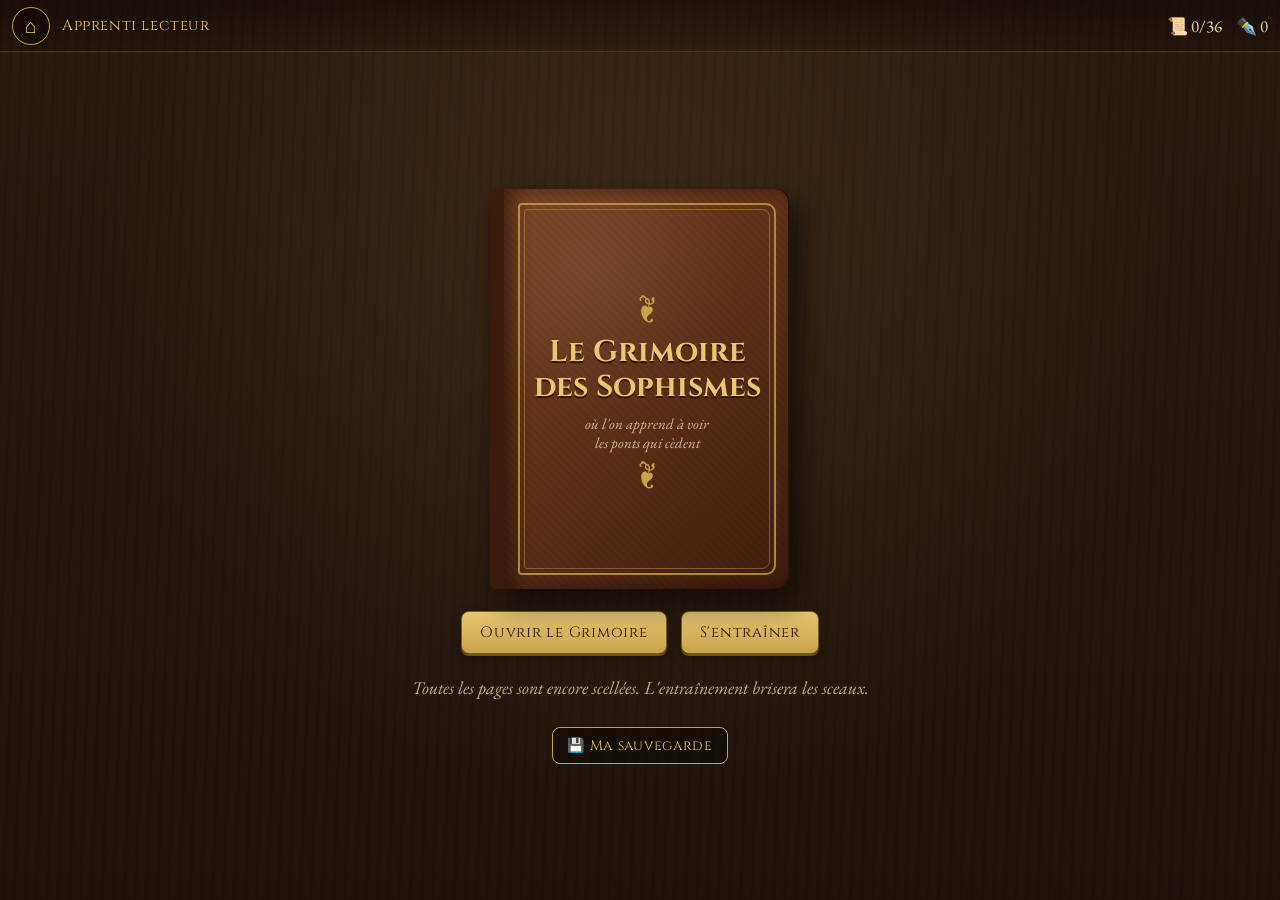
<file: index.html>
<!DOCTYPE html>
<html lang="fr">
<head>
<meta charset="utf-8">
<meta name="viewport" content="width=device-width, initial-scale=1, viewport-fit=cover">
<title>Le Grimoire des Sophismes</title>
<meta name="description" content="Apprenez à repérer les sophismes : un grimoire à remplir et des épreuves pour s'entraîner.">
<meta name="theme-color" content="#1e130b">
<link rel="manifest" href="manifest.webmanifest?v=2">
<link rel="icon" href="icon.svg" type="image/svg+xml">
<link rel="icon" href="icon-192.png" sizes="192x192" type="image/png">
<link rel="apple-touch-icon" href="apple-touch-icon.png">
<meta name="apple-mobile-web-app-capable" content="yes">
<meta name="mobile-web-app-capable" content="yes">
<meta name="apple-mobile-web-app-title" content="Sophismes">
<meta name="apple-mobile-web-app-status-bar-style" content="black-translucent">
<link rel="preconnect" href="https://fonts.googleapis.com">
<link rel="preconnect" href="https://fonts.gstatic.com" crossorigin>
<link href="https://fonts.googleapis.com/css2?family=Cinzel:wght@500;700&family=EB+Garamond:ital,wght@0,400;0,600;1,400&display=swap" rel="stylesheet">
<link rel="stylesheet" href="css/style.css?v=4">
</head>
<body>
<header id="barre">
  <button id="btnAccueil" class="btn-icone" title="Accueil" aria-label="Accueil">⌂</button>
  <div id="rang"></div>
  <div id="compteurs"><span id="nbPages" title="Pages débloquées"></span><span id="encre" title="Encre"></span></div>
</header>

<main>
  <section id="ecran-accueil" class="ecran actif"></section>
  <section id="ecran-livre" class="ecran">
    <div id="scene">
      <div id="livre">
        <div class="page g" id="pageG"></div>
        <div class="page d" id="pageD"></div>
        <div id="feuille"><div class="face recto"></div><div class="face verso"></div></div>
      </div>
    </div>
    <nav id="livreNav">
      <button class="btn-nav" id="prec" aria-label="Page précédente">‹</button>
      <button class="btn" id="versSommaire">Sommaire</button>
      <span id="numPage"></span>
      <button class="btn" id="versEntrainement">S'entraîner</button>
      <button class="btn-nav" id="suiv" aria-label="Page suivante">›</button>
    </nav>
  </section>
  <section id="ecran-entrainement" class="ecran"></section>
  <section id="ecran-exercice" class="ecran"></section>
  <section id="ecran-debat" class="ecran"></section>
</main>

<div id="lecon" aria-hidden="true"><div id="leconPapier"></div></div>
<div id="toasts"></div>

<script src="js/sophismes.js?v=3"></script>
<script src="js/exercices.js?v=3"></script>
<script src="js/debats-2.js?v=3"></script>
<script src="js/phrases-depart.js?v=3"></script>
<script src="js/phrases-suit.js?v=3"></script>
<script src="js/phrases-preuves.js?v=3"></script>
<script src="js/phrases-ailleurs.js?v=3"></script>
<script src="js/phrases-echange.js?v=3"></script>
<script src="js/phrases-pistes.js?v=3"></script>
<script src="js/phrases-grimoire-fautives.js?v=3"></script>
<script src="js/phrases-grimoire-correctes.js?v=3"></script>
<script src="js/app.js?v=4"></script>
<script src="js/installation.js?v=1"></script>
</body>
</html>
</file>
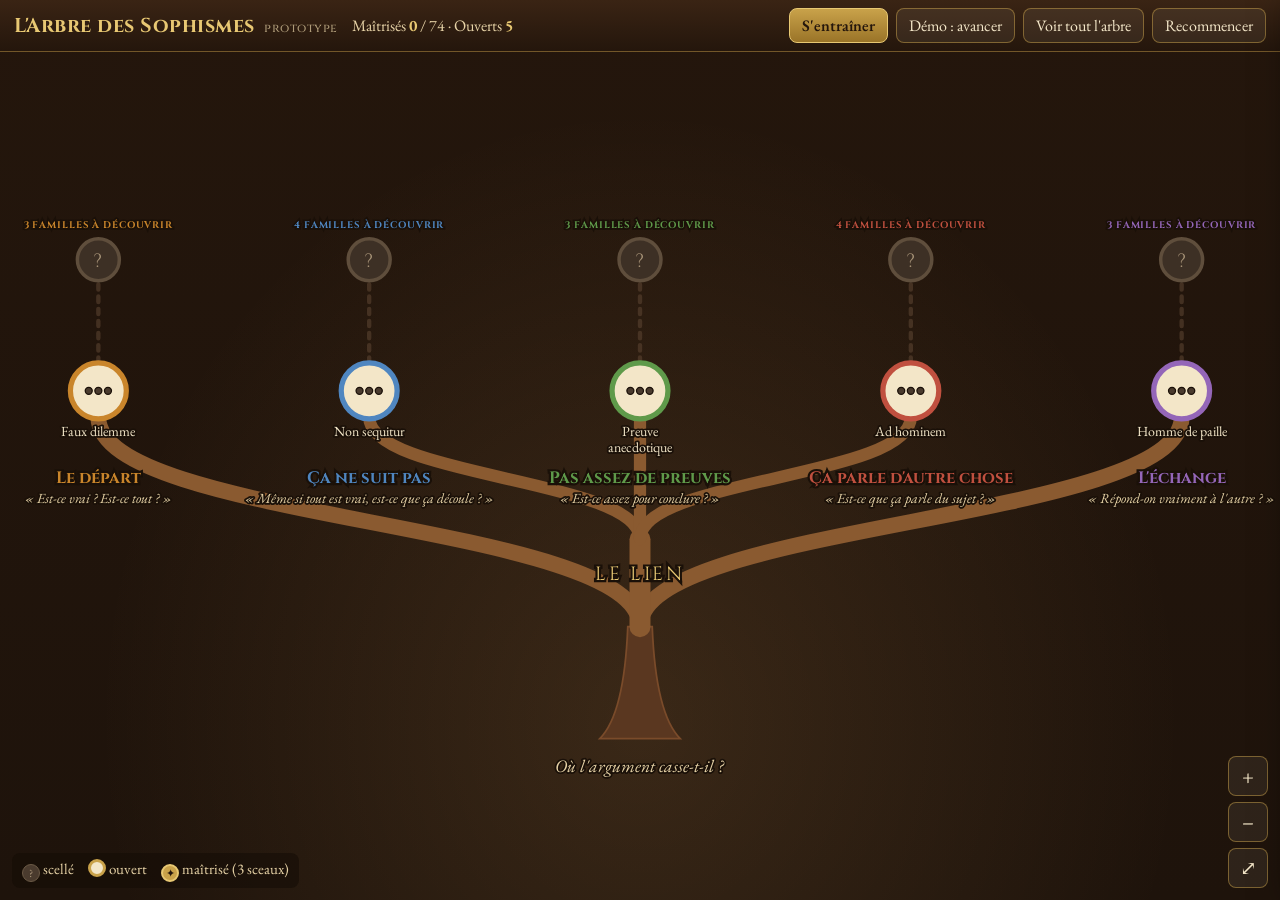
<file: prototype-arbre/index.html>
<!DOCTYPE html>
<html lang="fr">
<head>
<meta charset="utf-8">
<meta name="viewport" content="width=device-width, initial-scale=1, viewport-fit=cover">
<title>L'Arbre des Sophismes — prototype</title>
<link rel="preconnect" href="https://fonts.googleapis.com">
<link rel="preconnect" href="https://fonts.gstatic.com" crossorigin>
<link href="https://fonts.googleapis.com/css2?family=Cinzel:wght@500;700&family=EB+Garamond:ital,wght@0,400;0,600;1,400&display=swap" rel="stylesheet">
<link rel="stylesheet" href="arbre.css?v=2">
</head>
<body>
<header id="barre">
  <div class="titre">L'Arbre des Sophismes <span>prototype</span></div>
  <div id="compteurs"></div>
  <div class="actions">
    <button id="btnEntr" class="principal">S'entraîner</button>
    <button id="btnDemo" title="Maîtrise d'un coup le sophisme que l'algorithme proposerait">Démo : avancer</button>
    <button id="btnTout" aria-pressed="false">Voir tout l'arbre</button>
    <button id="btnRaz" title="Repartir de zéro">Recommencer</button>
  </div>
</header>

<main id="scene">
  <svg id="arbre" xmlns="http://www.w3.org/2000/svg" aria-label="Arbre de compétences des sophismes"></svg>
  <div id="zoom">
    <button id="zPlus" aria-label="Zoomer">+</button>
    <button id="zMoins" aria-label="Dézoomer">−</button>
    <button id="zCadre" aria-label="Recadrer">⤢</button>
  </div>
  <div id="legende">
    <span><i class="pastille scelle">?</i> scellé</span>
    <span><i class="pastille ouvert"></i> ouvert</span>
    <span><i class="pastille maitrise">✦</i> maîtrisé (3 sceaux)</span>
  </div>
</main>

<aside id="panneau" aria-hidden="true"></aside>

<div id="modale" class="cache" role="dialog" aria-modal="true">
  <div id="carte"></div>
</div>
<div id="toasts"></div>

<script src="../js/exercices.js?v=3"></script>
<script src="../js/phrases-depart.js?v=1"></script>
<script src="../js/phrases-suit.js?v=1"></script>
<script src="../js/phrases-preuves.js?v=1"></script>
<script src="../js/phrases-ailleurs.js?v=1"></script>
<script src="../js/phrases-echange.js?v=1"></script>
<script src="../js/phrases-pistes.js?v=1"></script>
<script src="inventaire-data.js?v=1"></script>
<script src="arbre.js?v=2"></script>
</body>
</html>
</file>
<file: css/style.css>
:root {
  --bois: #1e130b; --bois2: #3a2414; --cuir: #5a2e17; --cuir2: #7a3f1f;
  --parch: #f3e6c8; --parch2: #e6d2a6; --encre: #3a2717; --encre2: #6b5236;
  --or: #c9a24a; --or2: #e8c873; --rouge: #9b1c1c; --vert: #2f6b35;
  --titre: 'Cinzel', 'Trajan Pro', Georgia, serif;
  --texte: 'EB Garamond', 'Palatino Linotype', 'Book Antiqua', Georgia, serif;
  --barre: 52px;
}
* { box-sizing: border-box; }
html, body { margin: 0; height: 100%; }
body {
  font-family: var(--texte); color: var(--parch); font-size: 18px; overflow: hidden;
  background:
    radial-gradient(ellipse at 50% 30%, rgba(255, 190, 110, .10), transparent 60%),
    repeating-linear-gradient(92deg, rgba(0,0,0,.10) 0 3px, transparent 3px 11px),
    linear-gradient(180deg, #2b1a0e, var(--bois));
  -webkit-tap-highlight-color: transparent;
}
button { font-family: inherit; cursor: pointer; }
.cache { display: none !important; }

/* ───── barre */
#barre {
  height: var(--barre); display: flex; align-items: center; gap: 12px; padding: 0 12px;
  padding-top: env(safe-area-inset-top);
  background: linear-gradient(180deg, rgba(0,0,0,.45), rgba(0,0,0,.15)); border-bottom: 1px solid rgba(201,162,74,.25);
}
#rang { flex: 1; font-family: var(--titre); font-size: 15px; color: var(--or2); letter-spacing: .04em; white-space: nowrap; overflow: hidden; text-overflow: ellipsis; }
#compteurs { display: flex; gap: 14px; font-size: 17px; color: var(--parch2); white-space: nowrap; }
.btn-icone { width: 38px; height: 38px; border-radius: 50%; border: 1px solid var(--or); background: rgba(0,0,0,.3); color: var(--or2); font-size: 20px; }

main { position: relative; height: calc(100% - var(--barre)); }
.ecran { position: absolute; inset: 0; display: none; overflow-y: auto; }
.ecran.actif { display: block; animation: apparait .35s ease; }
@keyframes apparait { from { opacity: 0; transform: translateY(8px); } to { opacity: 1; } }

.btn {
  font-family: var(--titre); font-size: 15px; letter-spacing: .05em; color: var(--bois);
  background: linear-gradient(180deg, var(--or2), var(--or)); border: 1px solid #7b5d1c; border-radius: 8px;
  padding: 10px 18px; box-shadow: 0 2px 0 #6d5016, 0 4px 12px rgba(0,0,0,.35);
}
.btn:active { transform: translateY(2px); box-shadow: 0 0 0 #6d5016; }
.btn.sombre { background: rgba(0,0,0,.35); color: var(--or2); border-color: var(--or); box-shadow: none; }
.btn:disabled { filter: grayscale(.8) brightness(.7); cursor: default; }

/* ───── accueil */
#ecran-accueil { display: none; }
#ecran-accueil.actif { display: flex; flex-direction: column; align-items: center; justify-content: center; gap: 22px; padding: 20px; text-align: center; }
.livre-ferme {
  position: relative; width: min(300px, 70vw); aspect-ratio: 3 / 4; border-radius: 6px 14px 14px 6px;
  background:
    radial-gradient(circle at 30% 20%, rgba(255,255,255,.08), transparent 40%),
    repeating-linear-gradient(45deg, rgba(0,0,0,.06) 0 2px, transparent 2px 6px),
    linear-gradient(135deg, var(--cuir2), var(--cuir) 55%, #3e1d0d);
  box-shadow: inset 10px 0 18px rgba(0,0,0,.45), inset -2px 0 0 #2a1408, 10px 14px 30px rgba(0,0,0,.6);
  border-left: 14px solid #3b1b0b; display: flex; flex-direction: column; align-items: center; justify-content: center;
  padding: 24px; cursor: pointer; transition: transform .3s; animation: flotte 5s ease-in-out infinite;
}
.livre-ferme:hover { transform: rotate(-1deg) scale(1.02); }
@keyframes flotte { 50% { transform: translateY(-6px); } }
.livre-ferme::before { content: ''; position: absolute; inset: 14px; border: 2px solid var(--or); border-radius: 4px 10px 10px 4px; opacity: .8; }
.livre-ferme::after { content: ''; position: absolute; inset: 20px; border: 1px solid var(--or); border-radius: 3px 8px 8px 3px; opacity: .45; }
.livre-ferme h1 { font-family: var(--titre); color: var(--or2); font-size: clamp(22px, 6vw, 30px); line-height: 1.15; margin: 10px 0; text-shadow: 0 2px 0 #2b1205; }
.livre-ferme .orne { color: var(--or); font-size: 30px; }
.livre-ferme small { font-style: italic; color: var(--parch2); opacity: .85; }
.accueil-btns { display: flex; gap: 14px; flex-wrap: wrap; justify-content: center; }
.accueil-stats { color: var(--parch2); opacity: .8; font-style: italic; }

/* ───── le livre ouvert */
#ecran-livre.actif { display: flex; flex-direction: column; overflow: hidden; }
#scene { flex: 1; display: flex; align-items: center; justify-content: center; padding: 10px; min-height: 0; }
#livre {
  position: relative; width: min(1100px, 96vw); height: min(720px, 100%); perspective: 2400px;
  border-radius: 8px; box-shadow: 0 0 0 10px var(--cuir), 0 0 0 12px #3b1b0b, 0 18px 50px rgba(0,0,0,.7);
  background: var(--cuir);
}
.page, .face {
  position: absolute; top: 0; height: 100%; overflow: hidden; color: var(--encre);
  background:
    radial-gradient(ellipse at 50% 40%, transparent 55%, rgba(120, 80, 30, .22)),
    url("data:image/svg+xml,%3Csvg xmlns='http://www.w3.org/2000/svg' width='200' height='200'%3E%3Cfilter id='n'%3E%3CfeTurbulence baseFrequency='.9' numOctaves='2'/%3E%3CfeColorMatrix values='0 0 0 0 .4 0 0 0 0 .3 0 0 0 0 .15 0 0 0 .08 0'/%3E%3C/filter%3E%3Crect width='200' height='200' filter='url(%23n)'/%3E%3C/svg%3E"),
    var(--parch);
}
.page.g { left: 0; width: 50%; border-radius: 6px 0 0 6px; }
.page.d { left: 50%; width: 50%; border-radius: 0 6px 6px 0; }
.page.g::after, .face.verso::after { content: ''; position: absolute; top: 0; right: 0; width: 40px; height: 100%; background: linear-gradient(90deg, transparent, rgba(80, 50, 20, .28)); pointer-events: none; }
.page.d::after, .face.recto::after { content: ''; position: absolute; top: 0; left: 0; width: 40px; height: 100%; background: linear-gradient(270deg, transparent, rgba(80, 50, 20, .28)); pointer-events: none; }
#feuille { position: absolute; top: 0; left: 50%; width: 50%; height: 100%; transform-style: preserve-3d; transform-origin: left center; transition: transform .7s cubic-bezier(.45, .05, .35, 1); display: none; z-index: 5; }
.face { left: 0; width: 100%; backface-visibility: hidden; -webkit-backface-visibility: hidden; }
.face.verso { transform: rotateY(180deg); }
/* une seule page (téléphone) */
#livre.simple .page.d { display: none; }
#livre.simple .page.g { width: 100%; border-radius: 6px; }
#livre.simple #feuille { left: 0; width: 100%; }
#livre.simple .page.g::after { display: none; }

.contenu { position: absolute; inset: 0; padding: 30px 34px 40px; overflow-y: auto; overflow-x: hidden; scrollbar-width: thin; }
.contenu h2 { font-family: var(--titre); color: var(--rouge); margin: 0 0 6px; font-size: 26px; line-height: 1.15; }
.contenu h3 { font-family: var(--titre); color: var(--encre); font-size: 17px; margin: 14px 0 6px; }
.contenu p { margin: 8px 0; line-height: 1.38; }
.folio { position: absolute; bottom: 10px; left: 0; right: 0; text-align: center; font-size: 14px; color: var(--encre2); font-style: italic; }
.surtitre { font-family: var(--titre); font-size: 12px; letter-spacing: .12em; color: var(--encre2); text-transform: uppercase; }
.lettrine::first-letter { float: left; font-family: var(--titre); font-size: 3.1em; line-height: .85; color: var(--rouge); padding: 4px 6px 0 0; }
.exemple { font-style: italic; border-left: 3px solid var(--or); padding: 4px 10px; background: rgba(201, 162, 74, .12); }
.filet { text-align: center; color: var(--or); margin: 6px 0; letter-spacing: .5em; }
.page-titre { display: flex; flex-direction: column; align-items: center; justify-content: center; text-align: center; height: 100%; }
.page-titre h1 { font-family: var(--titre); color: var(--rouge); font-size: clamp(28px, 4vw, 40px); margin: 6px 0; line-height: 1.1; }
.sommaire a, .liste-soph a { color: var(--encre); text-decoration: none; cursor: pointer; }
.sommaire li { list-style: none; display: flex; align-items: baseline; gap: 8px; padding: 6px 0; border-bottom: 1px dotted rgba(58, 39, 23, .35); cursor: pointer; }
.sommaire li:hover { color: var(--rouge); }
.sommaire ul { padding: 0; }
.sommaire .num { font-family: var(--titre); color: var(--rouge); width: 30px; }
.sommaire .nom { flex: 1; }
.sommaire .compte { font-size: 15px; color: var(--encre2); }
.liste-soph { padding: 0; margin: 8px 0; }
.liste-soph li { list-style: none; padding: 3px 0; cursor: pointer; }
.liste-soph li.scelle { color: var(--encre2); opacity: .7; }
.question { font-style: italic; font-size: 20px; color: var(--rouge); text-align: center; margin: 8px 0; }
.zones-carte li { list-style: none; margin: 6px 0; cursor: pointer; line-height: 1.3; }
.zones-carte { padding: 0; }
.zones-carte b { font-family: var(--titre); color: var(--rouge); }
.btn-lecon { margin-top: 10px; font-family: var(--titre); font-size: 14px; background: var(--rouge); color: var(--parch); border: 0; border-radius: 6px; padding: 9px 14px; box-shadow: 0 2px 0 #5c0f0f; }
.sceaux { display: inline-flex; gap: 5px; vertical-align: middle; }
.sceau { width: 22px; height: 22px; border-radius: 50%; background: radial-gradient(circle at 35% 35%, #d34b4b, var(--rouge) 60%, #5c0f0f); box-shadow: 0 1px 2px rgba(0,0,0,.4); display: inline-block; }
.sceau.vide { background: none; border: 2px dashed rgba(155, 28, 28, .45); box-shadow: none; }
.famille { font-size: 15px; color: var(--encre2); }
.scelle-page { display: flex; flex-direction: column; align-items: center; justify-content: center; text-align: center; height: 100%; gap: 8px; color: var(--encre2); }
.cire { width: 110px; height: 110px; filter: drop-shadow(0 4px 4px rgba(0,0,0,.35)); }
.page-blanche { opacity: .6; }

/* ───── le pont */
.pont { width: 100%; max-width: 420px; display: block; margin: 6px auto; }
.pont.mini { max-width: 230px; }
.pont.grand { max-width: 520px; }
.pont text { font-family: var(--titre); font-size: 10px; fill: var(--encre); }
.pont .lab { font-size: 11px; font-weight: 700; fill: var(--rouge); }

/* ───── la leçon (on entre dans le livre) */
#lecon { position: fixed; inset: 0; z-index: 50; background: rgba(15, 9, 4, .78); display: none; align-items: center; justify-content: center; padding: 14px; }
#lecon.ouvert { display: flex; }
#leconPapier {
  position: relative; width: min(780px, 100%); max-height: 100%; overflow-y: auto; color: var(--encre);
  background: radial-gradient(ellipse at 50% 40%, transparent 60%, rgba(120, 80, 30, .25)), var(--parch);
  border-radius: 6px; padding: 30px clamp(18px, 5vw, 48px) 40px; box-shadow: 0 0 0 8px var(--cuir), 0 20px 60px rgba(0,0,0,.8);
  animation: entre .5s cubic-bezier(.2, .8, .2, 1);
}
@keyframes entre { from { transform: scale(.55) rotateX(12deg); opacity: 0; } to { transform: none; opacity: 1; } }
#leconPapier h2 { font-family: var(--titre); color: var(--rouge); font-size: clamp(26px, 5vw, 36px); margin: 4px 0; }
#leconPapier h3 { font-family: var(--titre); font-size: 17px; color: var(--encre); margin: 22px 0 6px; border-bottom: 1px solid rgba(201, 162, 74, .6); padding-bottom: 3px; }
#leconPapier p { line-height: 1.45; margin: 6px 0; }
.fermer { position: sticky; top: 0; float: right; margin: -14px -20px 0 0; width: 40px; height: 40px; border-radius: 50%; border: 1px solid var(--encre2); background: var(--parch2); color: var(--encre); font-size: 22px; z-index: 2; }
.encadre { background: rgba(155, 28, 28, .07); border: 1px solid rgba(155, 28, 28, .3); border-radius: 6px; padding: 10px 14px; }
.quiz-item { border: 1px solid rgba(58, 39, 23, .25); border-radius: 8px; padding: 10px 12px; margin: 10px 0; background: rgba(255, 255, 255, .25); }
.quiz-item .choix { display: flex; gap: 8px; margin-top: 8px; flex-wrap: wrap; }
.quiz-item button { border: 1px solid var(--encre2); background: var(--parch2); border-radius: 6px; padding: 6px 12px; color: var(--encre); font-size: 16px; }
.quiz-item .verdict { margin-top: 6px; font-size: 16px; }
.quiz-item button.bonne { background: rgba(47, 107, 53, .25); border-color: var(--vert); }
.quiz-item button.mauvaise { background: rgba(155, 28, 28, .18); border-color: var(--rouge); }
.quiz-item button.attendue { border: 2px dashed var(--vert); }
.quiz-item .lien-soph { color: var(--rouge); font-weight: 600; }

/* ───── entraînement */
.panneau { max-width: 860px; margin: 0 auto; padding: 22px 16px 40px; }
.panneau h1 { font-family: var(--titre); color: var(--or2); text-align: center; font-size: clamp(24px, 5vw, 34px); margin: 4px 0 4px; }
.sous { text-align: center; color: var(--parch2); font-style: italic; margin: 0 0 20px; }
.modes { display: grid; grid-template-columns: repeat(auto-fit, minmax(190px, 1fr)); gap: 14px; }
.mode {
  position: relative; text-align: left; border-radius: 10px; padding: 16px; color: var(--encre); border: 0;
  background: linear-gradient(180deg, var(--parch), var(--parch2)); box-shadow: 0 0 0 3px var(--cuir), 0 8px 18px rgba(0,0,0,.45);
  transition: transform .15s; min-height: 150px; font-size: 17px;
}
.mode:hover:not(:disabled) { transform: translateY(-3px); }
.mode h3 { font-family: var(--titre); color: var(--rouge); margin: 0 0 4px; font-size: 19px; }
.mode .ico { font-size: 28px; float: right; }
.mode p { margin: 4px 0; line-height: 1.3; }
.mode .verrou { color: var(--encre2); font-style: italic; font-size: 15px; }
.mode:disabled { filter: grayscale(.6) brightness(.75); cursor: default; }
.lien-discret { display: block; margin: 28px auto 0; background: none; border: 0; color: var(--parch2); opacity: .55; text-decoration: underline; font-size: 14px; }

.carte-q {
  background: linear-gradient(180deg, var(--parch), var(--parch2)); color: var(--encre); border-radius: 10px;
  padding: 20px clamp(16px, 4vw, 30px); box-shadow: 0 0 0 3px var(--cuir), 0 10px 26px rgba(0,0,0,.5);
}
.progres { display: flex; gap: 5px; justify-content: center; margin: 0 0 14px; }
.progres i { width: 22px; height: 6px; border-radius: 3px; background: rgba(243, 230, 200, .2); }
.progres i.fait { background: var(--or); }
.progres i.ok { background: #5aa05f; }
.progres i.ko { background: #c0473b; }
.enonce { font-size: clamp(19px, 3.4vw, 23px); line-height: 1.4; margin: 6px 0 16px; }
.consigne { font-family: var(--titre); font-size: 13px; letter-spacing: .1em; color: var(--encre2); text-transform: uppercase; }
.reponses { display: grid; gap: 10px; }
.reponses.deux { grid-template-columns: 1fr 1fr; }
.rep {
  font-size: 18px; padding: 12px 14px; border-radius: 8px; border: 1px solid var(--encre2); background: rgba(255, 255, 255, .35);
  color: var(--encre); text-align: left; transition: background .15s;
}
.reponses.deux .rep { text-align: center; font-family: var(--titre); font-size: 16px; }
.rep:hover:not(:disabled) { background: rgba(201, 162, 74, .3); }
.rep.bonne { background: rgba(47, 107, 53, .25); border-color: var(--vert); }
.rep.mauvaise { background: rgba(155, 28, 28, .18); border-color: var(--rouge); }
.saisie { display: flex; gap: 8px; flex-wrap: wrap; }
.saisie input { flex: 1; min-width: 200px; font-family: var(--texte); font-size: 20px; padding: 10px 12px; border-radius: 8px; border: 1px solid var(--encre2); background: rgba(255,255,255,.55); color: var(--encre); }
.retour { margin-top: 16px; padding: 14px; border-radius: 8px; animation: apparait .3s; }
.retour.ok { background: rgba(47, 107, 53, .14); border: 1px solid rgba(47, 107, 53, .5); }
.retour.ko { background: rgba(155, 28, 28, .1); border: 1px solid rgba(155, 28, 28, .4); }
.retour.mi { background: rgba(201, 162, 74, .2); border: 1px solid var(--or); }
.retour h4 { margin: 0 0 4px; font-family: var(--titre); font-size: 18px; }
.retour .ligne-pont { display: flex; gap: 12px; align-items: center; flex-wrap: wrap; }
.retour .ligne-pont .pont { margin: 0; max-width: 190px; flex: 0 0 auto; }
.retour .ligne-pont div { flex: 1; min-width: 180px; }
.retour p { margin: 5px 0; line-height: 1.35; }
.actions { display: flex; gap: 10px; justify-content: flex-end; flex-wrap: wrap; margin-top: 12px; }
.badge-nouveau { display: inline-block; background: var(--rouge); color: var(--parch); font-family: var(--titre); font-size: 12px; padding: 3px 8px; border-radius: 4px; letter-spacing: .06em; }
.resultat { text-align: center; }
.resultat .gros { font-family: var(--titre); font-size: 44px; color: var(--rouge); }

/* ───── débats */
.liste-debats { display: grid; gap: 12px; }
.debat-carte { text-align: left; }
.fil { display: flex; flex-direction: column; gap: 10px; margin: 14px 0; }
.bulle {
  position: relative; max-width: 88%; padding: 10px 14px 10px; border-radius: 12px; background: var(--parch); color: var(--encre);
  border-left: 6px solid var(--c); cursor: pointer; box-shadow: 0 3px 8px rgba(0,0,0,.35); transition: transform .12s; font-size: 18px; line-height: 1.35; text-align: left;
}
.bulle:hover { transform: translateX(3px); }
.bulle.droite { align-self: flex-end; border-left: 0; border-right: 6px solid var(--c); }
.bulle .qui { display: block; font-family: var(--titre); font-size: 12px; color: var(--c); letter-spacing: .06em; margin-bottom: 2px; }
.bulle.trouvee { background: #f6e3a8; box-shadow: 0 0 0 3px var(--or), 0 3px 8px rgba(0,0,0,.35); cursor: default; }
.bulle.trouvee .etiquette { display: block; margin-top: 6px; font-family: var(--titre); font-size: 13px; color: var(--rouge); }
.bulle.saine { animation: secoue .35s; }
@keyframes secoue { 25% { transform: translateX(-6px); } 75% { transform: translateX(6px); } }
.etat-debat { text-align: center; color: var(--parch2); margin: 6px 0; }

/* ───── toasts */
#toasts { position: fixed; left: 50%; top: calc(var(--barre) + 10px); transform: translateX(-50%); z-index: 80; display: flex; flex-direction: column; gap: 8px; align-items: center; pointer-events: none; width: max-content; max-width: 92vw; }
.toast { background: linear-gradient(180deg, var(--parch), var(--parch2)); color: var(--encre); border-radius: 8px; padding: 10px 16px; box-shadow: 0 0 0 2px var(--rouge), 0 8px 20px rgba(0,0,0,.5); font-size: 17px; animation: toast 3.2s forwards; }
.toast b { font-family: var(--titre); color: var(--rouge); }
@keyframes toast { 0% { opacity: 0; transform: translateY(-10px) scale(.9); } 10%, 85% { opacity: 1; transform: none; } 100% { opacity: 0; transform: translateY(-6px); } }

/* ───── nav du livre */
#livreNav { display: flex; align-items: center; justify-content: center; gap: 10px; padding: 8px 10px calc(10px + env(safe-area-inset-bottom)); }
.btn-nav { width: 48px; height: 48px; border-radius: 50%; border: 1px solid var(--or); background: rgba(0,0,0,.35); color: var(--or2); font-size: 28px; line-height: 1; }
#numPage { color: var(--parch2); font-style: italic; min-width: 70px; text-align: center; font-size: 15px; }

@media (max-width: 820px) {
  body { font-size: 17px; }
  #livre { width: min(560px, 94vw); }
  .contenu { padding: 22px 20px 38px; }
  .contenu h2 { font-size: 23px; }
  #livreNav .btn { padding: 8px 10px; font-size: 13px; }
  #compteurs { gap: 10px; font-size: 15px; }
  #rang { font-size: 13px; }
}
@media (max-width: 420px) {
  #numPage { display: none; }
  .reponses.deux { grid-template-columns: 1fr; }
}

/* ───── « pas de sophisme » et échelle de vérité probable */
.reponses .rep.aucun { grid-column: 1 / -1; text-align: center; font-weight: 600; border-style: dashed; }
.echelle { display: grid; grid-template-columns: 1fr 1fr; gap: 8px; margin-top: 10px; }
.echelle .niv { border: 1px solid var(--encre2); background: var(--parch2); border-radius: 8px; padding: 8px 10px; color: var(--encre); text-align: left; font-size: 16px; }
.echelle .niv span { display: block; font-size: 14px; color: var(--encre2); margin-top: 2px; }
.echelle .niv:hover { filter: brightness(1.05); }
@media (max-width: 520px) { .echelle { grid-template-columns: 1fr; } }

/* ───── installation et sauvegarde */
.accueil-btns.outils { margin-top: 6px; }
.accueil-btns.outils .btn { font-size: 14px; padding: 8px 14px; }
#leconPapier textarea { font-family: monospace; border: 1px solid var(--encre2); border-radius: 6px; background: rgba(255,255,255,.5); color: var(--encre); padding: 6px; word-break: break-all; }
#leconPapier ol { padding-left: 22px; }
#leconPapier .btn.sombre { background: transparent; color: var(--encre); border-color: var(--encre2); }
</file>
<file: prototype-arbre/arbre.css>
:root {
  --bois: #1e130b; --parch: #f3e6c8; --parch2: #e6d2a6; --encre: #3a2717; --encre2: #6b5236;
  --or: #c9a24a; --or2: #e8c873; --rouge: #9b1c1c; --vert: #2f6b35;
  --titre: 'Cinzel', Georgia, serif; --texte: 'EB Garamond', 'Palatino Linotype', Georgia, serif;
}
* { box-sizing: border-box; }
html, body { margin: 0; height: 100%; }
body {
  font-family: var(--texte); color: var(--parch); font-size: 18px; overflow: hidden; display: flex; flex-direction: column;
  background: radial-gradient(ellipse at 50% 80%, rgba(255, 190, 110, .12), transparent 60%), linear-gradient(180deg, #24160c, var(--bois));
  -webkit-tap-highlight-color: transparent;
}
button { font-family: inherit; cursor: pointer; }
.cache { display: none !important; }

#barre { display: flex; align-items: center; gap: 14px; padding: 8px 14px; flex-wrap: wrap;
  background: linear-gradient(180deg, #3a2414, #24160c); border-bottom: 1px solid rgba(201, 162, 74, .4); z-index: 3; }
.titre { font-family: var(--titre); font-weight: 700; color: var(--or2); font-size: 20px; letter-spacing: .5px; }
.titre span { font-size: 12px; color: var(--parch2); opacity: .7; font-weight: 500; margin-left: 4px; }
#compteurs { font-size: 16px; color: var(--parch2); }
#compteurs b { color: var(--or2); }
.actions { margin-left: auto; display: flex; gap: 8px; flex-wrap: wrap; }
.actions button, #zoom button { background: rgba(243, 230, 200, .08); color: var(--parch); border: 1px solid rgba(201, 162, 74, .5);
  border-radius: 8px; padding: 6px 12px; font-size: 16px; }
.actions button:hover, #zoom button:hover { background: rgba(201, 162, 74, .2); }
.actions button.principal { background: linear-gradient(180deg, #c9a24a, #9a7428); color: #24160c; font-weight: 600; border-color: #e8c873; }
.actions button[aria-pressed="true"] { background: rgba(201, 162, 74, .35); }

#scene { position: relative; flex: 1; min-height: 0; }
#arbre { width: 100%; height: 100%; display: block; touch-action: none; cursor: grab; user-select: none; }
#arbre.glisse { cursor: grabbing; }
#zoom { position: absolute; right: 12px; bottom: 12px; display: flex; flex-direction: column; gap: 6px; }
#zoom button { width: 40px; height: 40px; padding: 0; font-size: 20px; }
#legende { position: absolute; left: 12px; bottom: 12px; display: flex; gap: 14px; font-size: 15px; color: var(--parch2);
  background: rgba(20, 12, 6, .6); padding: 6px 10px; border-radius: 8px; flex-wrap: wrap; }
.pastille { display: inline-grid; place-items: center; width: 18px; height: 18px; border-radius: 50%; font-style: normal; font-size: 11px; vertical-align: -3px; }
.pastille.scelle { background: #4a3b2e; color: #a89478; border: 1px solid #6b5a46; }
.pastille.ouvert { background: var(--parch); border: 3px solid var(--or); }
.pastille.maitrise { background: var(--or); color: #24160c; border: 2px solid var(--or2); }

/* ───── arbre (SVG) */
.bois { fill: none; stroke: #6b4325; stroke-linecap: round; }
.bois.vif { stroke: #8a5a30; }
.bois.or { stroke: #b98d3a; }
.bois.pointille { stroke: #5a4330; stroke-dasharray: 6 8; opacity: .6; }
.noeud { cursor: pointer; }
.noeud .rond { stroke-width: 4; }
.noeud.scelle .rond { fill: #3d3025; stroke: #5f4e3c; }
.noeud.scelle .sym { fill: #a89478; font-size: 22px; font-family: var(--titre); }
.noeud.ouvert .rond { fill: var(--parch); }
.noeud.maitrise .rond { stroke: var(--or2); }
.noeud.maitrise .sym { fill: #fff6dc; font-size: 22px; }
.noeud.fantome { opacity: .55; }
.noeud.fantome .rond { fill: #2c2118; stroke: #5f4e3c; stroke-dasharray: 4 4; }
.noeud.choisi .halo { stroke: var(--or2); stroke-width: 3; fill: none; }
.noeud:hover .rond { filter: brightness(1.12); }
.noeud.entree .rond { stroke-width: 6; }
.nom { fill: var(--parch); font-size: 16px; text-anchor: middle; paint-order: stroke; stroke: #1a1008; stroke-width: 4px; font-family: var(--texte); }
.noeud.fantome .nom { fill: #b8a78c; }
.sceau { stroke: #1a1008; stroke-width: 1.5; }
.sceau.plein { fill: var(--or2); }
.sceau.vide { fill: #4a3b2e; }
.branche-nom { font-family: var(--titre); font-weight: 700; font-size: 19px; text-anchor: middle; paint-order: stroke; stroke: #1a1008; stroke-width: 5px; }
.branche-q { font-style: italic; font-size: 16px; fill: var(--parch2); text-anchor: middle; paint-order: stroke; stroke: #1a1008; stroke-width: 4px; }
.famille-nom { font-family: var(--titre); font-size: 13px; letter-spacing: 1px; font-weight: 700; text-anchor: middle; text-transform: uppercase; paint-order: stroke; stroke: #1a1008; stroke-width: 4px; }
.tronc-nom { font-family: var(--titre); font-size: 22px; fill: var(--or2); text-anchor: middle; letter-spacing: 3px; paint-order: stroke; stroke: #1a1008; stroke-width: 5px; }
.neuf { animation: pousse .9s cubic-bezier(.2, 1.6, .4, 1) both; transform-box: fill-box; transform-origin: center; }
@keyframes pousse { from { transform: scale(0); opacity: 0; } to { transform: scale(1); opacity: 1; } }
.neuf-trait { animation: trace 1s ease-out both; }
@keyframes trace { from { opacity: 0; } to { opacity: 1; } }

/* ───── panneau */
#panneau { position: fixed; top: 0; right: 0; height: 100%; width: 360px; max-width: 92vw; z-index: 4;
  background: linear-gradient(180deg, #f6ead0, #e9d6ae); color: var(--encre); box-shadow: -8px 0 30px rgba(0, 0, 0, .5);
  padding: 18px 20px 24px; overflow-y: auto; transform: translateX(105%); transition: transform .3s ease; }
#panneau.ouvert { transform: none; }
#panneau .fermer { float: right; width: 36px; height: 36px; border-radius: 50%; border: 1px solid var(--encre2); background: var(--parch2); font-size: 20px; color: var(--encre); }
#panneau .etiquette { display: inline-block; color: #fff; border-radius: 12px; padding: 1px 10px; font-size: 14px; font-family: var(--titre); }
#panneau h2 { font-family: var(--titre); margin: 10px 0 2px; font-size: 24px; }
#panneau .alias { font-style: italic; color: var(--encre2); margin: 0 0 8px; }
#panneau .q { font-style: italic; border-left: 3px solid var(--or); padding-left: 10px; margin: 10px 0; }
#panneau .exemple { background: rgba(255, 255, 255, .45); border: 1px solid rgba(58, 39, 23, .2); border-radius: 8px; padding: 10px 12px; }
#panneau .statut { margin-top: 14px; font-weight: 600; }
#panneau .chemin { font-size: 16px; color: var(--encre2); }
#panneau ol { padding-left: 22px; margin: 6px 0; }
#panneau li.fait { color: var(--vert); }
#panneau li.ici { font-weight: 600; }

/* ───── modale d'entraînement */
#modale { position: fixed; inset: 0; z-index: 6; background: rgba(10, 6, 3, .7); display: grid; place-items: center; padding: 14px; }
#carte { width: min(640px, 100%); max-height: 92vh; overflow-y: auto; background: linear-gradient(180deg, #f6ead0, #e9d6ae);
  color: var(--encre); border-radius: 12px; padding: 20px 22px; box-shadow: 0 20px 60px rgba(0, 0, 0, .6); border: 2px solid var(--or); }
#carte .entete { display: flex; justify-content: space-between; align-items: center; font-family: var(--titre); font-size: 14px; color: var(--encre2); }
#carte .enonce { font-size: 21px; line-height: 1.4; margin: 14px 0; }
#carte .choix { display: grid; grid-template-columns: 1fr 1fr; gap: 8px; }
#carte .choix button { border: 1px solid var(--encre2); background: var(--parch2); border-radius: 8px; padding: 10px; font-size: 17px; color: var(--encre); text-align: left; }
#carte .choix button .pt { display: inline-block; width: 10px; height: 10px; border-radius: 50%; margin-right: 6px; }
#carte .choix button.bonne { background: rgba(47, 107, 53, .25); border-color: var(--vert); }
#carte .choix button.mauvaise { background: rgba(155, 28, 28, .18); border-color: var(--rouge); }
#carte .choix button:disabled { cursor: default; }
#carte .verdict { margin-top: 12px; font-size: 17px; }
#carte .deblocage { margin-top: 10px; padding: 10px 12px; border-radius: 8px; background: rgba(201, 162, 74, .25); border: 1px solid var(--or); }
#carte .bas { display: flex; gap: 8px; justify-content: flex-end; margin-top: 14px; flex-wrap: wrap; }
#carte .bas button { border-radius: 8px; padding: 8px 16px; font-size: 17px; border: 1px solid var(--encre2); background: var(--parch2); color: var(--encre); }
#carte .bas button.principal { background: linear-gradient(180deg, #c9a24a, #9a7428); border-color: #7a5a1c; color: #24160c; font-weight: 600; }
#carte .sceaux { letter-spacing: 3px; color: var(--or); }

#toasts { position: fixed; top: 70px; left: 50%; transform: translateX(-50%); z-index: 7; display: flex; flex-direction: column; gap: 8px; pointer-events: none; width: min(560px, 92vw); }
.toast { background: rgba(30, 19, 11, .95); border: 1px solid var(--or); color: var(--parch); padding: 10px 14px; border-radius: 10px; font-size: 17px;
  animation: toast 4.5s ease both; box-shadow: 0 8px 24px rgba(0, 0, 0, .5); }
@keyframes toast { 0% { opacity: 0; transform: translateY(-10px); } 8%, 85% { opacity: 1; transform: none; } 100% { opacity: 0; } }

@media (max-width: 720px) {
  .titre { font-size: 16px; }
  #barre { gap: 6px 10px; padding: 6px 8px; }
  .actions { margin-left: 0; width: 100%; }
  .actions button { padding: 5px 8px; font-size: 14px; flex: 1; }
  #compteurs { font-size: 14px; }
  #legende { font-size: 13px; gap: 8px; bottom: 8px; left: 8px; right: 60px; }
  #panneau { top: auto; bottom: 0; height: 62vh; width: 100%; max-width: none; border-radius: 14px 14px 0 0; transform: translateY(105%); }
  #carte .choix { grid-template-columns: 1fr; }
  #carte .enonce { font-size: 19px; }
}

/* ───── « pas de sophisme » et échelle de vérité probable */
#carte .choix button.aucun { grid-column: 1 / -1; text-align: center; font-weight: 600; background: #efe3c4; border-style: dashed; }
#carte .echelle { display: grid; grid-template-columns: 1fr 1fr; gap: 8px; margin-top: 10px; }
#carte .echelle button { border: 1px solid var(--encre2); background: var(--parch2); border-radius: 8px; padding: 8px 10px; color: var(--encre); text-align: left; font-size: 16px; font-family: inherit; }
#carte .echelle button span { display: block; font-size: 14px; color: var(--encre2); margin-top: 2px; }
#carte .echelle button.bonne { background: rgba(47, 107, 53, .25); border-color: var(--vert); }
#carte .echelle button.presque { background: rgba(201, 162, 74, .3); border-color: var(--or); }
#carte .echelle button.mauvaise { background: rgba(155, 28, 28, .18); border-color: var(--rouge); }
#carte .perte { margin-top: 8px; color: var(--rouge); font-weight: 600; }
@media (max-width: 720px) { #carte .echelle { grid-template-columns: 1fr; } }
</file>
